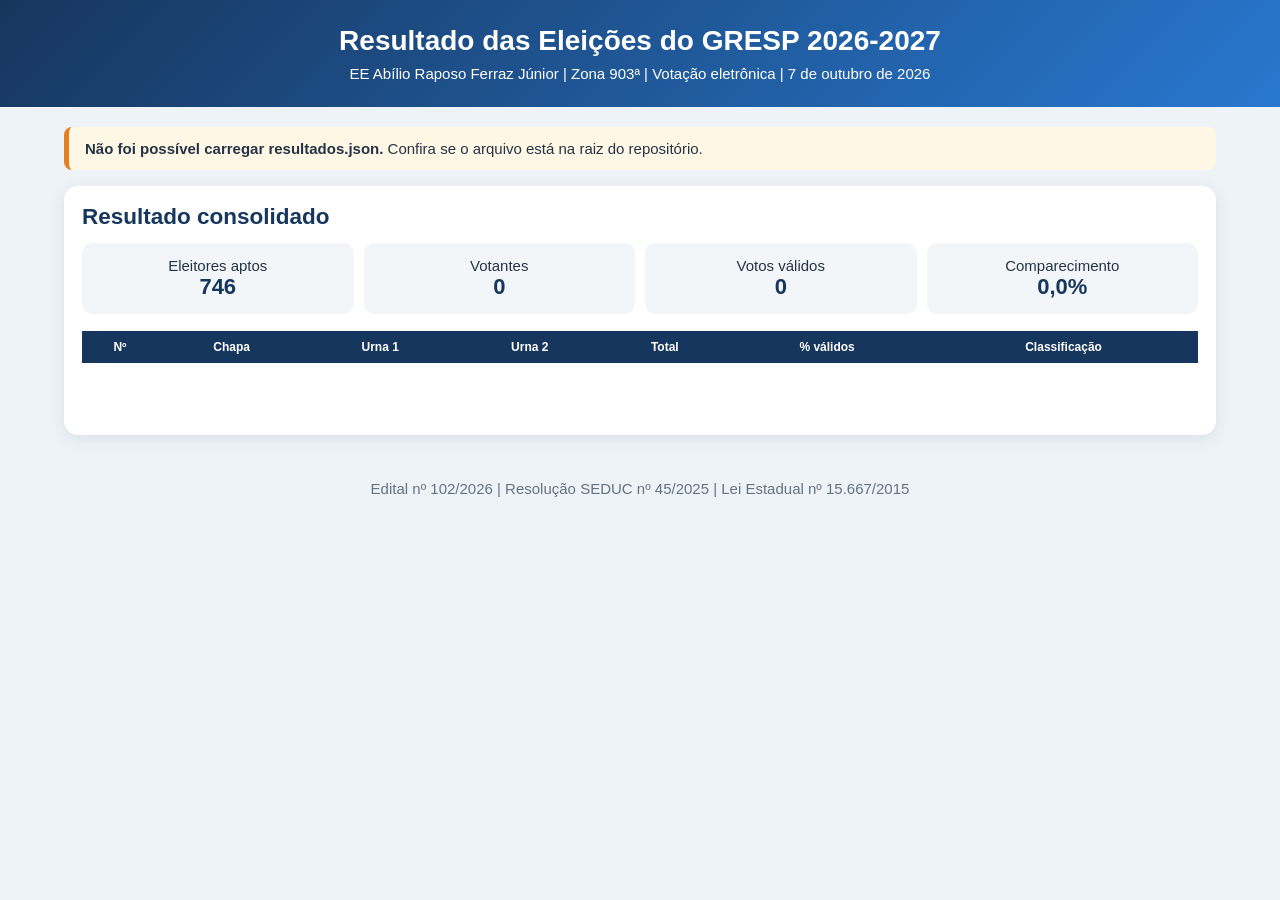
<file: index.html>
<!doctype html>
<html lang="pt-BR"><head><meta charset="utf-8"><meta name="viewport" content="width=device-width,initial-scale=1"><title>Resultado GRESP 2026</title><style>
:root{--azul:#17365d;--azul2:#2878d0;--verde:#18835a;--roxo:#7048a8;--laranja:#e67e22;--claro:#f3f6f8;--linha:#cbd5df;--vermelho:#b42318;--texto:#243444}
*{box-sizing:border-box}body{margin:0;background:#eef3f7;color:var(--texto);font:15px Arial,sans-serif}header{background:linear-gradient(135deg,var(--azul),var(--azul2));color:#fff;padding:25px 18px;text-align:center}header h1{margin:0;font-size:28px}header p{margin:8px 0 0}.wrap{max-width:1180px;margin:20px auto;padding:0 14px}.card{background:#fff;border-radius:14px;box-shadow:0 4px 16px #17365d18;padding:18px;margin-bottom:16px}.grid{display:grid;grid-template-columns:1fr 1fr;gap:16px}.card h2{margin:0 0 13px;color:var(--azul)}table{width:100%;border-collapse:collapse}th{background:var(--azul);color:#fff;padding:9px 6px;font-size:12px}td{border-bottom:1px solid #e5ebf0;padding:8px 6px}.num{text-align:center;font-weight:700}.total{font-weight:700;background:var(--claro)}.resumo-grid{display:grid;grid-template-columns:repeat(4,1fr);gap:10px}.kpi{background:var(--claro);padding:14px;border-radius:10px;text-align:center}.kpi b{display:block;font-size:22px;color:var(--azul)}.status{padding:12px;border-radius:8px;font-weight:700;text-align:center}.ok{background:#e8f6ef;color:#126641}.erro{background:#fdecec;color:var(--vermelho)}.aviso{background:#fff7e6;border-left:5px solid var(--laranja);padding:13px 16px;border-radius:8px;margin-bottom:16px}.champ{background:#e8f6ef!important;color:#126641;font-weight:700}footer{text-align:center;color:#637382;padding:25px}button{border:0;border-radius:8px;padding:11px 16px;font-weight:700;cursor:pointer}.primary{background:var(--azul);color:#fff}.secondary{background:#fff;color:var(--azul);border:1px solid var(--azul)}.danger{background:#fff0f0;color:var(--vermelho);border:1px solid #efc2c2}input,textarea{width:100%;border:1px solid var(--linha);border-radius:7px;padding:9px;font-size:15px}input[type=number]{text-align:center;color:#004dc1;font-weight:700}.acoes{display:flex;gap:10px;flex-wrap:wrap;margin:16px 0}.muted{color:#637382;font-size:13px}@media(max-width:800px){.grid{grid-template-columns:1fr}.resumo-grid{grid-template-columns:1fr 1fr}}@media print{body{background:#fff}.acoes,.aviso{display:none}.card{box-shadow:none;border:1px solid #aaa}.wrap{max-width:none}.grid{gap:8px}}
</style></head>
<body><header><h1>Resultado das Eleições do GRESP 2026-2027</h1><p>EE Abílio Raposo Ferraz Júnior | Zona 903ª | Votação eletrônica | 7 de outubro de 2026</p></header>
<main class="wrap"><div id="aviso" class="aviso">Carregando resultado oficial...</div><div class="grid" id="urnas"></div>
<section class="card"><h2>Resultado consolidado</h2><div class="resumo-grid"><div class="kpi">Eleitores aptos<b id="aptos">746</b></div><div class="kpi">Votantes<b id="votantes">0</b></div><div class="kpi">Votos válidos<b id="validos">0</b></div><div class="kpi">Comparecimento<b id="comparecimento">0,0%</b></div></div><br><table><thead><tr><th>Nº</th><th>Chapa</th><th>Urna 1</th><th>Urna 2</th><th>Total</th><th>% válidos</th><th>Classificação</th></tr></thead><tbody id="ranking"></tbody></table><br><div id="resultado" class="status"></div><p id="atualizacao" class="muted"></p></section></main>
<footer>Edital nº 102/2026 | Resolução SEDUC nº 45/2025 | Lei Estadual nº 15.667/2015</footer>
<script>
const chapas=[{"numero": "10", "nome": "FIFA STREET"}, {"numero": "17", "nome": "CONSCIENTIZAÇÃO DA ESCOLA"}, {"numero": "55", "nome": "ESPORTES FC"}, {"numero": "67", "nome": "CHAPA DA TODDY"}, {"numero": "77", "nome": "VOZES DO ABÍLIO"}, {"numero": "90", "nome": "JOVENS GREMISTAS"}, {"numero": "95", "nome": "RELÂMPAGO ABÍLIO"}, {"numero": "97", "nome": "UNIDOS PELO FUTURO"}, {"numero": "99", "nome": "ABÍLIO TRANSFORMA"}];
const n=v=>Number(v)||0; const pct=(a,b)=>b?((a/b)*100).toFixed(1).replace('.',',')+'%':'0,0%';
function urnaCard(id,titulo,u){let validos=Object.values(u.votos).reduce((a,b)=>a+n(b),0),total=validos+n(u.brancos)+n(u.nulos);return `<section class="card"><h2>${titulo}</h2><table><thead><tr><th>Nº</th><th>Chapa</th><th>Votos</th></tr></thead><tbody>${chapas.map(c=>`<tr><td class="num">${c.numero}</td><td>${c.nome}</td><td class="num">${n(u.votos[c.numero])}</td></tr>`).join('')}<tr class="total"><td colspan="2">Votos válidos</td><td class="num">${validos}</td></tr><tr><td colspan="2">Brancos</td><td class="num">${n(u.brancos)}</td></tr><tr><td colspan="2">Nulos</td><td class="num">${n(u.nulos)}</td></tr><tr class="total"><td colspan="2">Total registrado</td><td class="num">${total}</td></tr><tr class="total"><td colspan="2">Comparecimento</td><td class="num">${n(u.comparecimento)}</td></tr></tbody></table></section>`}
fetch('resultados.json?ts='+Date.now()).then(r=>{if(!r.ok)throw Error();return r.json()}).then(d=>{document.getElementById('urnas').innerHTML=urnaCard(1,'Urna 1 - 1ª Seção',d.urna1)+urnaCard(2,'Urna 2 - 2ª Seção',d.urna2);let totals={};chapas.forEach(c=>totals[c.numero]={nome:c.nome,u1:n(d.urna1.votos[c.numero]),u2:n(d.urna2.votos[c.numero])});let arr=Object.entries(totals).map(([numero,x])=>({numero,...x,total:x.u1+x.u2})).sort((a,b)=>b.total-a.total||a.numero.localeCompare(b.numero));let validos=arr.reduce((a,x)=>a+x.total,0),votantes=n(d.urna1.comparecimento)+n(d.urna2.comparecimento);document.getElementById('votantes').textContent=votantes;document.getElementById('validos').textContent=validos;document.getElementById('comparecimento').textContent=pct(votantes,746);document.getElementById('ranking').innerHTML=arr.map((x,i)=>`<tr class="${i===0&&d.publicado?'champ':''}"><td class="num">${x.numero}</td><td>${x.nome}</td><td class="num">${x.u1}</td><td class="num">${x.u2}</td><td class="num">${x.total}</td><td class="num">${pct(x.total,validos)}</td><td class="num">${i+1}º</td></tr>`).join('');let av=document.getElementById('aviso'),rf=document.getElementById('resultado');if(!d.publicado){av.innerHTML='<b>Resultado ainda não publicado.</b> Aguarde a divulgação oficial da Comissão Eleitoral.';rf.className='status';rf.textContent='Aguardando publicação oficial.'}else{av.style.display='none';if(arr[0].total===arr[1].total){rf.className='status erro';rf.textContent='Empate na primeira colocação. Aguardar deliberação oficial.'}else{rf.className='status ok';rf.textContent=`Chapa mais votada: ${arr[0].numero} - ${arr[0].nome}, com ${arr[0].total} votos (${pct(arr[0].total,validos)} dos válidos).`}}document.getElementById('atualizacao').textContent=(d.atualizadoEm?'Última atualização: '+d.atualizadoEm+'. ':'')+(d.observacao||'')}).catch(()=>{document.getElementById('aviso').innerHTML='<b>Não foi possível carregar resultados.json.</b> Confira se o arquivo está na raiz do repositório.'});
</script></body></html>
</file>
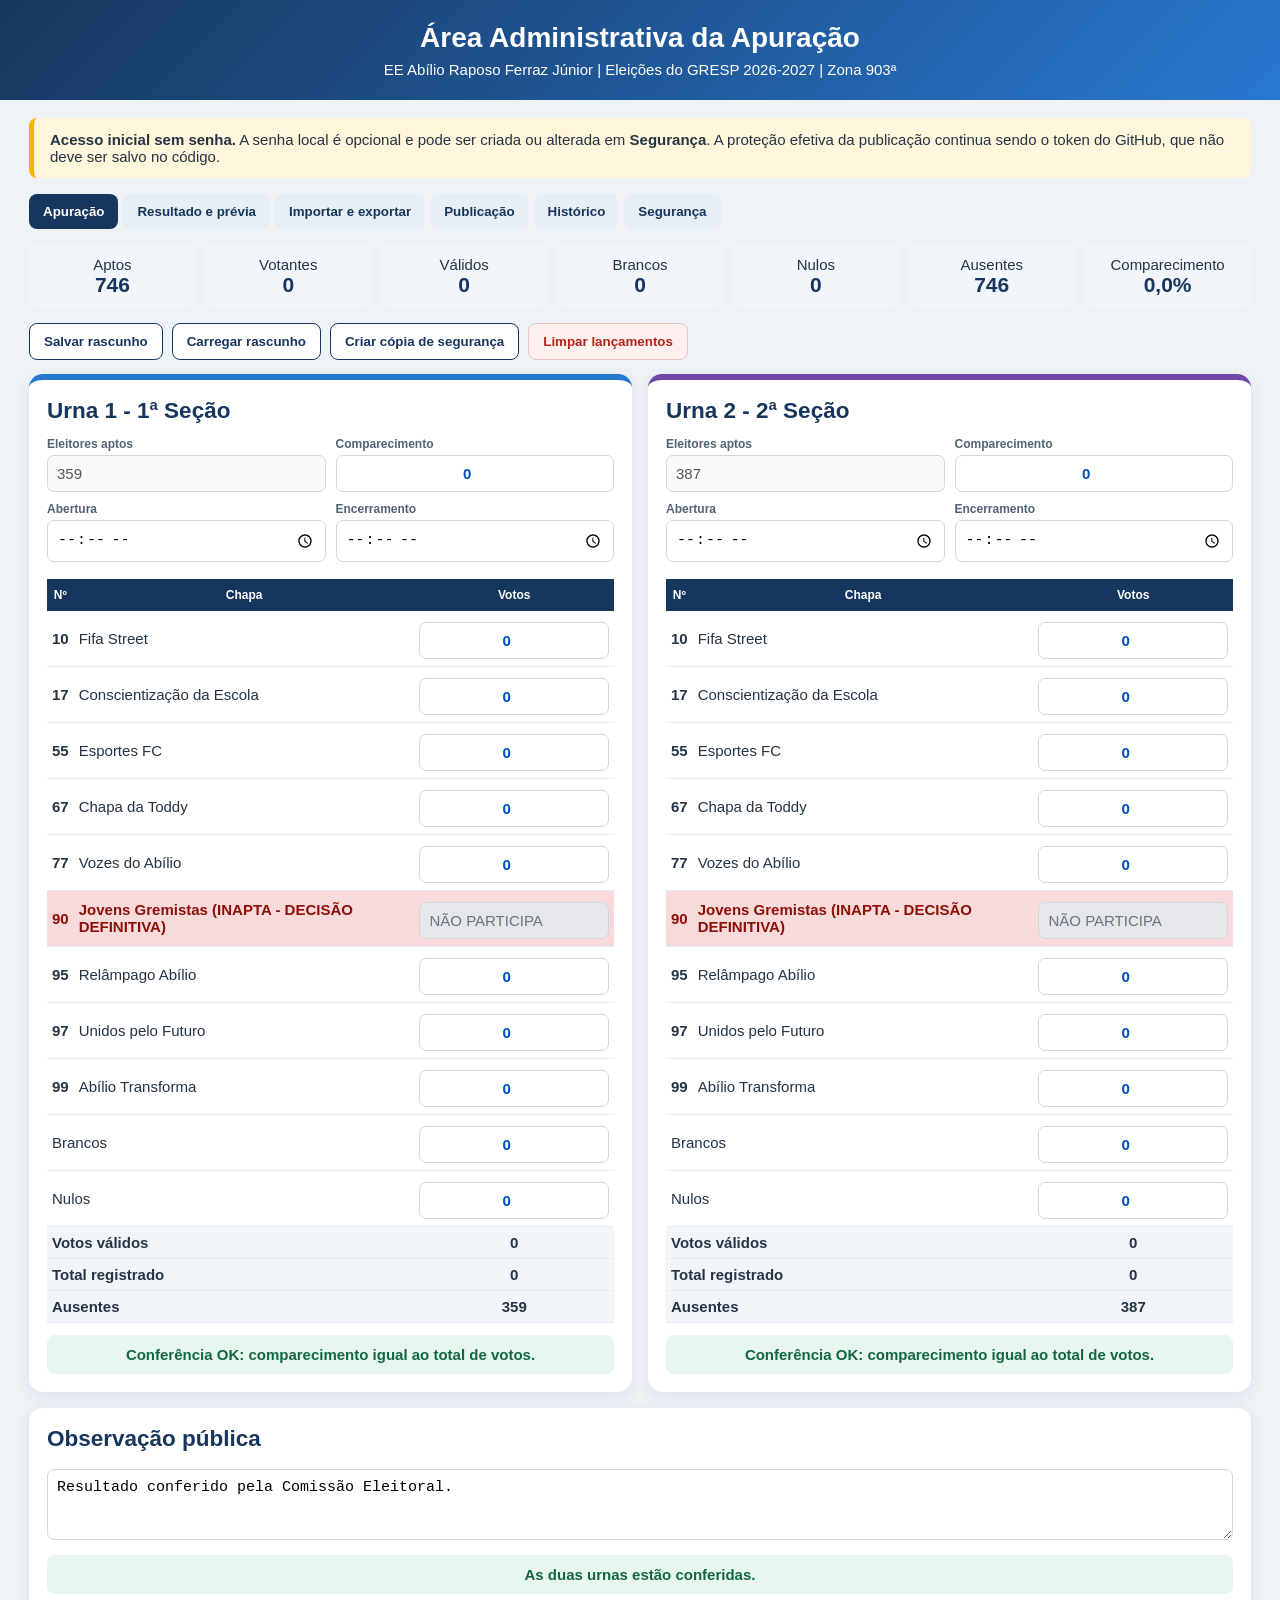
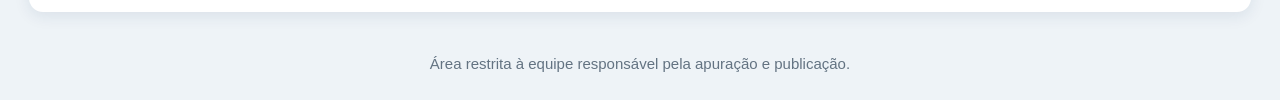
<file: admin.html>
<!doctype html>
<html lang="pt-BR">
<head>
<meta charset="utf-8">
<meta name="viewport" content="width=device-width,initial-scale=1">
<meta name="theme-color" content="#17365d">
<title>Administração da Apuração - GRESP 2026</title>
<style>
:root{--azul:#17365d;--azul2:#2878d0;--verde:#178357;--roxo:#7048a8;--amarelo:#f5b400;--vermelho:#b42318;--claro:#f2f6fa;--linha:#ccd7e2;--texto:#243444}*{box-sizing:border-box}body{margin:0;background:#eef3f7;color:var(--texto);font:15px Arial,sans-serif}header{background:linear-gradient(135deg,var(--azul),var(--azul2));color:#fff;padding:22px 16px;text-align:center}header h1{margin:0;font-size:28px}header p{margin:7px 0 0}.wrap{max-width:1250px;margin:18px auto;padding:0 14px}.card{background:#fff;border-radius:14px;box-shadow:0 4px 16px #17365d18;padding:18px;margin-bottom:16px}.grid{display:grid;grid-template-columns:1fr 1fr;gap:16px}.info{display:grid;grid-template-columns:repeat(7,1fr);gap:9px}.kpi{background:var(--claro);padding:12px 8px;border-radius:10px;text-align:center}.kpi b{display:block;font-size:21px;color:var(--azul)}h2{margin:0 0 13px;color:var(--azul)}.meta,.login-grid{display:grid;grid-template-columns:1fr 1fr;gap:10px}label{display:block;font-weight:700;font-size:12px;color:#526273}input,textarea,select{width:100%;border:1px solid var(--linha);border-radius:7px;padding:9px;margin-top:4px;font-size:15px}input[type=number]{text-align:center;color:#004dc1;font-weight:700}input[type=checkbox]{width:auto;margin-right:6px}table{width:100%;border-collapse:collapse}th{background:var(--azul);color:#fff;padding:9px 6px;font-size:12px}td{border-bottom:1px solid #e5ebf0;padding:7px 5px}.num{text-align:center;font-weight:700}.total{font-weight:700;background:var(--claro)}.inapta{background:#f9dada;color:#8c1008;font-weight:700}.bloqueado{background:#e5e7eb!important;color:#6b7280!important}.status{padding:11px;border-radius:8px;margin-top:12px;font-weight:700;text-align:center}.ok{background:#e7f6ee;color:#126641}.erro{background:#fdecec;color:var(--vermelho)}.aviso{background:#fff6dc;border-left:5px solid var(--amarelo);padding:13px 16px;border-radius:8px;margin-bottom:16px}.acoes{display:flex;gap:9px;flex-wrap:wrap;margin:14px 0}button,.btn{border:0;border-radius:8px;padding:10px 14px;font-weight:700;cursor:pointer;text-decoration:none}.primary{background:var(--azul);color:#fff}.success{background:var(--verde);color:#fff}.secondary{background:#fff;color:var(--azul);border:1px solid var(--azul)}.warning{background:var(--amarelo);color:#172b4d}.danger{background:#fff0f0;color:var(--vermelho);border:1px solid #efc2c2}.muted{font-size:13px;color:#657483}.tabs{display:flex;gap:5px;flex-wrap:wrap;margin-bottom:15px}.tab{background:#e7eef6;color:var(--azul)}.tab.active{background:var(--azul);color:#fff}.tab-panel{display:none}.tab-panel.active{display:block}.audit{max-height:260px;overflow:auto;font:13px monospace;background:#f7f9fb;padding:12px;border-radius:8px}.modal{display:none;position:fixed;inset:0;background:#0008;z-index:20;align-items:center;justify-content:center;padding:15px}.modal.show{display:flex}.modal-box{background:#fff;border-radius:14px;padding:20px;width:min(520px,100%);max-height:90vh;overflow:auto}footer{text-align:center;color:#637382;padding:25px}@media(max-width:950px){.info{grid-template-columns:repeat(4,1fr)}}@media(max-width:800px){.grid,.meta,.login-grid{grid-template-columns:1fr}.info{grid-template-columns:1fr 1fr}header h1{font-size:23px}}@media print{body{background:#fff}.acoes,.tabs,#tab-config,#tab-seguranca,.aviso{display:none!important}.card{box-shadow:none;border:1px solid #aaa}.wrap{max-width:none}}
</style>
</head>
<body>
<header><h1>Área Administrativa da Apuração</h1><p>EE Abílio Raposo Ferraz Júnior | Eleições do GRESP 2026-2027 | Zona 903ª</p></header>
<main class="wrap">
<div class="aviso"><b>Acesso inicial sem senha.</b> A senha local é opcional e pode ser criada ou alterada em <b>Segurança</b>. A proteção efetiva da publicação continua sendo o token do GitHub, que não deve ser salvo no código.</div>
<div class="tabs"><button class="tab active" data-tab="apuracao">Apuração</button><button class="tab" data-tab="resultado">Resultado e prévia</button><button class="tab" data-tab="arquivos">Importar e exportar</button><button class="tab" data-tab="publicacao">Publicação</button><button class="tab" data-tab="historico">Histórico</button><button class="tab" data-tab="seguranca">Segurança</button></div>

<section id="tab-apuracao" class="tab-panel active">
<div class="info"><div class="kpi">Aptos<b>746</b></div><div class="kpi">Votantes<b id="kVotantes">0</b></div><div class="kpi">Válidos<b id="kValidos">0</b></div><div class="kpi">Brancos<b id="kBrancos">0</b></div><div class="kpi">Nulos<b id="kNulos">0</b></div><div class="kpi">Ausentes<b id="kAusentes">746</b></div><div class="kpi">Comparecimento<b id="kPct">0,0%</b></div></div>
<div class="acoes"><button class="secondary" onclick="salvarRascunho()">Salvar rascunho</button><button class="secondary" onclick="carregarRascunho()">Carregar rascunho</button><button class="secondary" onclick="criarSnapshot()">Criar cópia de segurança</button><button class="danger" onclick="limparCampos()">Limpar lançamentos</button></div>
<div class="grid" id="urnas"></div>
<section class="card"><h2>Observação pública</h2><textarea id="observacao" rows="3">Resultado conferido pela Comissão Eleitoral.</textarea><div id="conferenciaGeral" class="status"></div></section>
</section>

<section id="tab-resultado" class="tab-panel"><section class="card"><h2>Prévia da classificação</h2><div class="acoes"><button class="secondary" onclick="atualizarPrevia()">Atualizar prévia</button><button class="secondary" onclick="window.print()">Imprimir / Salvar PDF</button></div><table><thead><tr><th>Class.</th><th>Nº</th><th>Chapa</th><th>Urna 1</th><th>Urna 2</th><th>Total</th><th>% válidos</th></tr></thead><tbody id="ranking"></tbody></table><div id="vencedora" class="status"></div></section></section>

<section id="tab-arquivos" class="tab-panel"><section class="card"><h2>Importação, exportação e backup</h2><div class="acoes"><button class="secondary" onclick="baixarJSON()">Baixar resultados.json</button><button class="secondary" onclick="baixarBackupCompleto()">Baixar backup completo</button><button class="secondary" onclick="document.getElementById('importFile').click()">Importar JSON</button><input id="importFile" type="file" accept=".json,application/json" style="display:none" onchange="importarJSON(event)"></div><p class="muted">A importação preenche os campos, mas não publica automaticamente. Confira os valores antes de publicar.</p></section></section>

<section id="tab-publicacao" class="tab-panel"><section class="card"><h2>Conexão com o GitHub</h2><div class="login-grid"><label>Usuário<input id="owner" value="joelciojunior-maker"></label><label>Repositório<input id="repo" value="gresp-2026"></label><label>Branch<input id="branch" value="main"></label><label>Token Fine-grained<input id="token" type="password" autocomplete="off" placeholder="github_pat_..."></label></div><div class="acoes"><button class="primary" onclick="conectar()">Conectar e carregar</button><button class="success" onclick="publicar(true)">Publicar resultado</button><button class="warning" onclick="publicar(false)">Retirar publicação</button><a class="btn secondary" href="./" target="_blank">Abrir página pública</a><button class="danger" onclick="desconectar()">Limpar token</button></div><div id="conexao" class="status">Ainda não conectado.</div></section><section class="card"><h2>Controle da publicação</h2><label style="font-size:15px"><input id="publicado" type="checkbox"> Resultado autorizado para visualização pública</label><p class="muted">O botão “Publicar resultado” marca esta opção automaticamente. “Retirar publicação” mantém os dados, mas volta a mostrar ao público que o resultado ainda não foi publicado.</p></section></section>

<section id="tab-historico" class="tab-panel"><section class="card"><h2>Histórico e auditoria local</h2><div class="acoes"><button class="secondary" onclick="exportarAuditoria()">Exportar histórico</button><button class="danger" onclick="limparAuditoria()">Limpar histórico local</button></div><div id="audit" class="audit"></div></section><section class="card"><h2>Cópias de segurança no navegador</h2><div id="snapshots"></div></section></section>

<section id="tab-seguranca" class="tab-panel"><section class="card"><h2>Senha local opcional</h2><p>O painel começa <b>sem senha</b>. A senha local serve apenas para impedir abertura casual neste navegador. Como o site está no GitHub Pages, a senha local não substitui autenticação de servidor e pode ser contornada por alguém com conhecimento técnico. O token do GitHub continua sendo a proteção real contra publicação.</p><div class="acoes"><button class="primary" onclick="abrirSenha()">Criar ou trocar senha</button><button class="danger" onclick="removerSenha()">Remover senha</button><button class="secondary" onclick="bloquearAgora()">Bloquear agora</button></div><div id="senhaStatus" class="status"></div></section><section class="card"><h2>Preferências</h2><label>Bloqueio automático<select id="autoLock" onchange="salvarPreferencias()"><option value="0">Desativado</option><option value="5">Após 5 minutos</option><option value="15">Após 15 minutos</option><option value="30">Após 30 minutos</option></select></label><p class="muted">O token nunca é gravado permanentemente. Se escolhido, o token permanece somente na aba atual.</p></section></section>
</main>
<footer>Área restrita à equipe responsável pela apuração e publicação.</footer>

<div id="senhaModal" class="modal"><div class="modal-box"><h2>Criar ou trocar senha local</h2><label>Senha atual, se já existir<input id="senhaAtual" type="password"></label><br><label>Nova senha<input id="senhaNova" type="password"></label><br><label>Confirmar nova senha<input id="senhaConfirma" type="password"></label><div class="acoes"><button class="primary" onclick="salvarSenha()">Salvar senha</button><button class="secondary" onclick="fecharSenha()">Cancelar</button></div></div></div>
<div id="lockModal" class="modal"><div class="modal-box"><h2>Painel bloqueado</h2><label>Senha local<input id="senhaLogin" type="password" onkeydown="if(event.key==='Enter')desbloquear()"></label><div class="acoes"><button class="primary" onclick="desbloquear()">Desbloquear</button></div><div id="loginErro" class="status"></div></div></div>
<script>
const chapas=[{numero:'10',nome:'Fifa Street',apta:true},{numero:'17',nome:'Conscientização da Escola',apta:true},{numero:'55',nome:'Esportes FC',apta:true},{numero:'67',nome:'Chapa da Toddy',apta:true},{numero:'77',nome:'Vozes do Abílio',apta:true},{numero:'90',nome:'Jovens Gremistas',apta:false,situacao:'INAPTA - DECISÃO DEFINITIVA'},{numero:'95',nome:'Relâmpago Abílio',apta:true},{numero:'97',nome:'Unidos pelo Futuro',apta:true},{numero:'99',nome:'Abílio Transforma',apta:true}];
const aptas=chapas.filter(c=>c.apta),config=[{id:1,nome:'Urna 1 - 1ª Seção',aptos:359,cor:'#2878d0'},{id:2,nome:'Urna 2 - 2ª Seção',aptos:387,cor:'#7048a8'}];let sha='',conectado=false,lockTimer=null;const n=v=>Number(v)||0,pct=(a,b)=>b?((a/b)*100).toFixed(1).replace('.',',')+'%':'0,0%';
function montar(){urnas.innerHTML=config.map(u=>`<section class="card" style="border-top:6px solid ${u.cor}"><h2>${u.nome}</h2><div class="meta"><label>Eleitores aptos<input value="${u.aptos}" disabled></label><label>Comparecimento<input id="comparecimento${u.id}" type="number" min="0" max="${u.aptos}" value="0" oninput="calcular()"></label><label>Abertura<input id="abertura${u.id}" type="time"></label><label>Encerramento<input id="encerramento${u.id}" type="time"></label></div><br><table><thead><tr><th>Nº</th><th>Chapa</th><th>Votos</th></tr></thead><tbody>${chapas.map(c=>c.apta?`<tr><td class="num">${c.numero}</td><td>${c.nome}</td><td><input id="u${u.id}c${c.numero}" type="number" min="0" value="0" oninput="calcular()"></td></tr>`:`<tr class="inapta"><td class="num">${c.numero}</td><td>${c.nome} (${c.situacao})</td><td><input class="bloqueado" value="NÃO PARTICIPA" disabled></td></tr>`).join('')}<tr><td colspan="2">Brancos</td><td><input id="brancos${u.id}" type="number" min="0" value="0" oninput="calcular()"></td></tr><tr><td colspan="2">Nulos</td><td><input id="nulos${u.id}" type="number" min="0" value="0" oninput="calcular()"></td></tr><tr class="total"><td colspan="2">Votos válidos</td><td id="validos${u.id}" class="num">0</td></tr><tr class="total"><td colspan="2">Total registrado</td><td id="total${u.id}" class="num">0</td></tr><tr class="total"><td colspan="2">Ausentes</td><td id="ausentes${u.id}" class="num">${u.aptos}</td></tr></tbody></table><div id="status${u.id}" class="status"></div></section>`).join('');calcular()}
function dados(){let d={publicado:publicado.checked,atualizadoEm:new Date().toLocaleString('pt-BR'),observacao:observacao.value,urna1:{aptos:359,comparecimento:n(comparecimento1.value),brancos:n(brancos1.value),nulos:n(nulos1.value),abertura:abertura1.value,encerramento:encerramento1.value,votos:{}},urna2:{aptos:387,comparecimento:n(comparecimento2.value),brancos:n(brancos2.value),nulos:n(nulos2.value),abertura:abertura2.value,encerramento:encerramento2.value,votos:{}}};aptas.forEach(c=>{d.urna1.votos[c.numero]=n(document.getElementById('u1c'+c.numero).value);d.urna2.votos[c.numero]=n(document.getElementById('u2c'+c.numero).value)});return d}
function preencher(d){publicado.checked=!!d.publicado;observacao.value=d.observacao||'';[1,2].forEach(i=>{let u=d['urna'+i]||{};document.getElementById('comparecimento'+i).value=u.comparecimento||0;document.getElementById('brancos'+i).value=u.brancos||0;document.getElementById('nulos'+i).value=u.nulos||0;document.getElementById('abertura'+i).value=u.abertura||'';document.getElementById('encerramento'+i).value=u.encerramento||'';aptas.forEach(c=>document.getElementById('u'+i+'c'+c.numero).value=u.votos?.[c.numero]||0)});calcular()}
function calcular(){let d=dados(),ok=true,vg=0,bt=0,nt=0,vt=0;[d.urna1,d.urna2].forEach((u,i)=>{let va=Object.values(u.votos).reduce((a,b)=>a+b,0),t=va+u.brancos+u.nulos,s=document.getElementById('status'+(i+1));vg+=va;bt+=u.brancos;nt+=u.nulos;vt+=u.comparecimento;document.getElementById('validos'+(i+1)).textContent=va;document.getElementById('total'+(i+1)).textContent=t;document.getElementById('ausentes'+(i+1)).textContent=Math.max(0,u.aptos-u.comparecimento);if(t===u.comparecimento){s.className='status ok';s.textContent='Conferência OK: comparecimento igual ao total de votos.'}else{ok=false;s.className='status erro';s.textContent='Divergência: comparecimento '+u.comparecimento+', votos '+t+', diferença '+(u.comparecimento-t)+'.'}});kVotantes.textContent=vt;kValidos.textContent=vg;kBrancos.textContent=bt;kNulos.textContent=nt;kAusentes.textContent=Math.max(0,746-vt);kPct.textContent=pct(vt,746);conferenciaGeral.className='status '+(ok?'ok':'erro');conferenciaGeral.textContent=ok?'As duas urnas estão conferidas.':'Corrija as divergências antes de publicar.';atualizarPrevia();return ok}
function atualizarPrevia(){let d=dados(),arr=aptas.map(c=>({...c,u1:n(d.urna1.votos[c.numero]),u2:n(d.urna2.votos[c.numero])})).map(x=>({...x,total:x.u1+x.u2})).sort((a,b)=>b.total-a.total||a.numero.localeCompare(b.numero)),vv=arr.reduce((a,x)=>a+x.total,0);ranking.innerHTML=arr.map((x,i)=>`<tr><td class="num">${i+1}º</td><td class="num">${x.numero}</td><td>${x.nome}</td><td class="num">${x.u1}</td><td class="num">${x.u2}</td><td class="num">${x.total}</td><td class="num">${pct(x.total,vv)}</td></tr>`).join('');if(!vv){vencedora.className='status';vencedora.textContent='Aguardando lançamento.'}else if(arr[0].total===arr[1].total){vencedora.className='status erro';vencedora.textContent='Empate na primeira colocação.'}else{vencedora.className='status ok';vencedora.textContent=`Chapa mais votada: ${arr[0].numero} - ${arr[0].nome}, com ${arr[0].total} votos.`}}
function registrar(acao){let h=JSON.parse(localStorage.getItem('gresp_auditoria')||'[]');h.unshift({data:new Date().toLocaleString('pt-BR'),acao});h=h.slice(0,200);localStorage.setItem('gresp_auditoria',JSON.stringify(h));mostrarAuditoria()}
function mostrarAuditoria(){let h=JSON.parse(localStorage.getItem('gresp_auditoria')||'[]');audit.innerHTML=h.length?h.map(x=>`[${x.data}] ${x.acao}`).join('<br>'):'Nenhum registro local.';mostrarSnapshots()}
function salvarRascunho(){localStorage.setItem('gresp_apuracao_admin',JSON.stringify(dados()));registrar('Rascunho salvo no navegador.');alert('Rascunho salvo.')}function carregarRascunho(){let d=JSON.parse(localStorage.getItem('gresp_apuracao_admin')||'null');if(d){preencher(d);registrar('Rascunho carregado.')}else alert('Nenhum rascunho encontrado.')}
function criarSnapshot(){let s=JSON.parse(localStorage.getItem('gresp_snapshots')||'[]');s.unshift({id:Date.now(),data:new Date().toLocaleString('pt-BR'),dados:dados()});s=s.slice(0,10);localStorage.setItem('gresp_snapshots',JSON.stringify(s));registrar('Cópia de segurança criada.');mostrarSnapshots()}
function mostrarSnapshots(){let s=JSON.parse(localStorage.getItem('gresp_snapshots')||'[]');snapshots.innerHTML=s.length?s.map(x=>`<p><b>${x.data}</b> <button class="secondary" onclick="restaurarSnapshot(${x.id})">Restaurar</button> <button class="danger" onclick="excluirSnapshot(${x.id})">Excluir</button></p>`).join(''):'Nenhuma cópia de segurança.'}function restaurarSnapshot(id){let x=JSON.parse(localStorage.getItem('gresp_snapshots')||'[]').find(x=>x.id===id);if(x&&confirm('Restaurar esta cópia?')){preencher(x.dados);registrar('Cópia de segurança restaurada.')}}function excluirSnapshot(id){let s=JSON.parse(localStorage.getItem('gresp_snapshots')||'[]').filter(x=>x.id!==id);localStorage.setItem('gresp_snapshots',JSON.stringify(s));mostrarSnapshots()}
function download(nome,conteudo,tipo='application/json'){let a=document.createElement('a');a.href=URL.createObjectURL(new Blob([conteudo],{type:tipo}));a.download=nome;a.click();URL.revokeObjectURL(a.href)}function baixarJSON(){download('resultados.json',JSON.stringify(dados(),null,2));registrar('resultados.json exportado.')}function baixarBackupCompleto(){download('backup_apuracao_gresp_'+Date.now()+'.json',JSON.stringify({versao:1,dados:dados(),auditoria:JSON.parse(localStorage.getItem('gresp_auditoria')||'[]')},null,2));registrar('Backup completo exportado.')}function importarJSON(e){let f=e.target.files[0];if(!f)return;let r=new FileReader();r.onload=()=>{try{let x=JSON.parse(r.result),d=x.dados||x;preencher(d);registrar('Arquivo JSON importado.');alert('Arquivo importado. Confira antes de publicar.')}catch{alert('JSON inválido.')}};r.readAsText(f);e.target.value=''}
function cred(){return{owner:owner.value.trim(),repo:repo.value.trim(),branch:branch.value.trim(),token:token.value.trim()}}function headers(){return{Accept:'application/vnd.github+json',Authorization:'Bearer '+cred().token,'X-GitHub-Api-Version':'2022-11-28','Content-Type':'application/json'}}async function conectar(){if(!token.value.trim())return alert('Informe o token.');conexao.textContent='Conectando...';try{let c=cred(),r=await fetch(`https://api.github.com/repos/${c.owner}/${c.repo}/contents/resultados.json?ref=${encodeURIComponent(c.branch)}`,{headers:headers()});if(!r.ok)throw Error('HTTP '+r.status);let x=await r.json();sha=x.sha;preencher(JSON.parse(decodeURIComponent(escape(atob(x.content.replace(/\n/g,''))))));sessionStorage.setItem('gresp_token',c.token);conectado=true;conexao.className='status ok';conexao.textContent='Conectado. Resultado atual carregado.';registrar('Conexão com o GitHub realizada e dados carregados.')}catch(e){conexao.className='status erro';conexao.textContent='Falha: '+e.message;registrar('Falha de conexão com o GitHub: '+e.message)}}
async function publicar(estado){if(!conectado)return alert('Conecte primeiro.');if(estado&&!calcular()&&!confirm('Existem divergências. Publicar mesmo assim?'))return;publicado.checked=estado;let c=cred(),txt=unescape(encodeURIComponent(JSON.stringify(dados(),null,2))),body={message:estado?'Publica resultado GRESP 2026':'Retira publicação do resultado GRESP 2026',content:btoa(txt),sha,branch:c.branch};conexao.textContent=estado?'Publicando...':'Retirando publicação...';try{let r=await fetch(`https://api.github.com/repos/${c.owner}/${c.repo}/contents/resultados.json`,{method:'PUT',headers:headers(),body:JSON.stringify(body)});if(!r.ok)throw Error('HTTP '+r.status+' '+await r.text());let x=await r.json();sha=x.content.sha;conexao.className='status ok';conexao.textContent=estado?'Resultado publicado.':'Publicação retirada; os dados foram preservados.';registrar(estado?'Resultado publicado no GitHub.':'Publicação retirada no GitHub.')}catch(e){conexao.className='status erro';conexao.textContent='Falha: '+e.message;registrar('Falha na publicação: '+e.message)}}function desconectar(){sessionStorage.removeItem('gresp_token');token.value='';conectado=false;conexao.className='status';conexao.textContent='Token removido desta aba.';registrar('Token removido da aba.')}
function limparCampos(){if(confirm('Limpar todos os lançamentos mantendo a configuração?')){let d=dados();[d.urna1,d.urna2].forEach(u=>{u.comparecimento=u.brancos=u.nulos=0;u.abertura=u.encerramento='';Object.keys(u.votos).forEach(k=>u.votos[k]=0)});d.publicado=false;preencher(d);registrar('Campos de lançamento limpos.')}}function exportarAuditoria(){download('historico_admin_gresp.txt',(JSON.parse(localStorage.getItem('gresp_auditoria')||'[]')).map(x=>`[${x.data}] ${x.acao}`).join('\n'),'text/plain')}function limparAuditoria(){if(confirm('Limpar o histórico local?')){localStorage.removeItem('gresp_auditoria');mostrarAuditoria()}}
async function hash(s){let b=await crypto.subtle.digest('SHA-256',new TextEncoder().encode(s));return [...new Uint8Array(b)].map(x=>x.toString(16).padStart(2,'0')).join('')}function abrirSenha(){senhaAtual.value=senhaNova.value=senhaConfirma.value='';senhaModal.classList.add('show')}function fecharSenha(){senhaModal.classList.remove('show')}async function salvarSenha(){let atual=localStorage.getItem('gresp_senha_hash');if(atual&&await hash(senhaAtual.value)!==atual)return alert('Senha atual incorreta.');if(senhaNova.value.length<4)return alert('Use pelo menos 4 caracteres.');if(senhaNova.value!==senhaConfirma.value)return alert('A confirmação não confere.');localStorage.setItem('gresp_senha_hash',await hash(senhaNova.value));fecharSenha();atualizarSenhaStatus();registrar('Senha local criada ou alterada.')}function removerSenha(){if(confirm('Remover a senha local?')){localStorage.removeItem('gresp_senha_hash');atualizarSenhaStatus();registrar('Senha local removida.')}}function bloquearAgora(){if(localStorage.getItem('gresp_senha_hash')){lockModal.classList.add('show');senhaLogin.focus()}else alert('Nenhuma senha local foi criada.')}async function desbloquear(){if(await hash(senhaLogin.value)===localStorage.getItem('gresp_senha_hash')){lockModal.classList.remove('show');senhaLogin.value='';loginErro.textContent='';resetAutoLock()}else{loginErro.className='status erro';loginErro.textContent='Senha incorreta.'}}function atualizarSenhaStatus(){senhaStatus.className='status '+(localStorage.getItem('gresp_senha_hash')?'ok':'');senhaStatus.textContent=localStorage.getItem('gresp_senha_hash')?'Senha local configurada.':'Acesso sem senha local.'}function salvarPreferencias(){localStorage.setItem('gresp_autolock',autoLock.value);resetAutoLock()}function resetAutoLock(){clearTimeout(lockTimer);let m=Number(localStorage.getItem('gresp_autolock')||0);if(m&&localStorage.getItem('gresp_senha_hash'))lockTimer=setTimeout(bloquearAgora,m*60000)}
document.querySelectorAll('.tab').forEach(b=>b.onclick=()=>{document.querySelectorAll('.tab').forEach(x=>x.classList.remove('active'));document.querySelectorAll('.tab-panel').forEach(x=>x.classList.remove('active'));b.classList.add('active');document.getElementById('tab-'+b.dataset.tab).classList.add('active')});['click','keydown','touchstart'].forEach(e=>document.addEventListener(e,resetAutoLock));
montar();token.value=sessionStorage.getItem('gresp_token')||'';autoLock.value=localStorage.getItem('gresp_autolock')||'0';atualizarSenhaStatus();mostrarAuditoria();resetAutoLock();if(localStorage.getItem('gresp_senha_hash'))bloquearAgora();
</script></body></html>
</file>
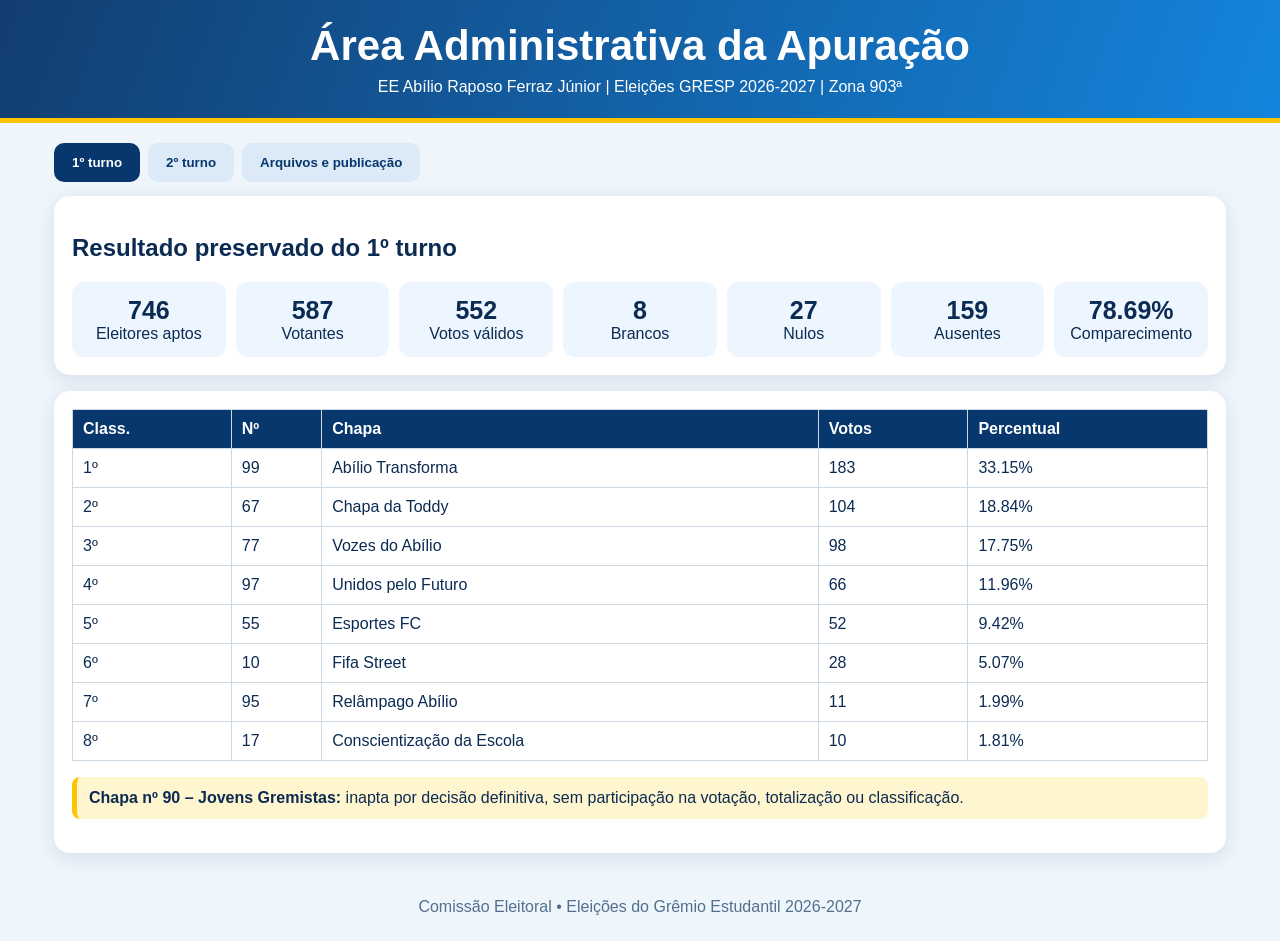
<file: admin_apuracao.html>
<!doctype html><html lang="pt-BR"><head><meta charset="utf-8"><meta name="viewport" content="width=device-width,initial-scale=1"><title>Administração da Apuração GRESP</title><link rel="stylesheet" href="estilo.css"></head><body><header><h1>Área Administrativa da Apuração</h1><p>EE Abílio Raposo Ferraz Júnior | Eleições GRESP 2026-2027 | Zona 903ª</p></header><main class="wrap"><div class="tabs"><button class="tab on" data-id="primeiro" onclick="trocar('primeiro')">1º turno</button><button class="tab" data-id="segundo" onclick="trocar('segundo')">2º turno</button><button class="tab" data-id="arquivos" onclick="trocar('arquivos')">Arquivos e publicação</button></div><section id="primeiro" class="painel on"><div class="card"><h2>Resultado preservado do 1º turno</h2><div id="stats1" class="stats"></div></div><div class="card"><table class="tabela"><thead><tr><th>Class.</th><th>Nº</th><th>Chapa</th><th>Votos</th><th>Percentual</th></tr></thead><tbody id="tab1body"></tbody></table><p class="aviso"><b>Chapa nº 90 – Jovens Gremistas:</b> inapta por decisão definitiva, sem participação na votação, totalização ou classificação.</p></div></section><section id="segundo" class="painel"><div class="card"><h2>Apuração do 2º turno</h2><p class="aviso">O segundo turno é independente. Alterações nesta aba não apagam nem modificam o resultado do primeiro turno.</p><label><b>Data da votação:</b> <input id="data2" type="date"></label></div><div id="urnas2" class="grid"></div><div class="card"><h2>Totalização do 2º turno</h2><div id="stats2" class="stats"></div><p id="resultado2" class="resultado"></p><div class="acoes"><button class="btn verde" onclick="gravar2()">Salvar 2º turno</button><button class="btn amarelo" onclick="exportar()">Baixar resultados.json</button><button class="btn cinza" onclick="limpar2()">Limpar somente o 2º turno</button></div></div></section><section id="arquivos" class="painel"><div class="card"><h2>Importação e publicação</h2><p>Use o botão abaixo para carregar um <code>resultados.json</code> já preenchido.</p><input type="file" accept="application/json,.json" onchange="importar(this)"><hr><p><b>Publicação recomendada:</b> envie todos os arquivos deste pacote para a raiz do repositório GitHub Pages. Não grave token dentro dos arquivos.</p><p class="aviso">Erro HTTP 403 significa que o token ou a conta não possui permissão de gravação no repositório. Em token fine-grained, autorize o repositório correto e conceda <b>Contents: Read and write</b>.</p><div class="acoes"><button class="btn amarelo" onclick="exportar()">Baixar JSON atualizado</button><a class="btn" href="resultado_publico.html" target="_blank">Abrir página pública</a></div></div></section></main><footer class="rodape">Comissão Eleitoral • Eleições do Grêmio Estudantil 2026-2027</footer><script src="aplicacao.js"></script></body></html>
</file>
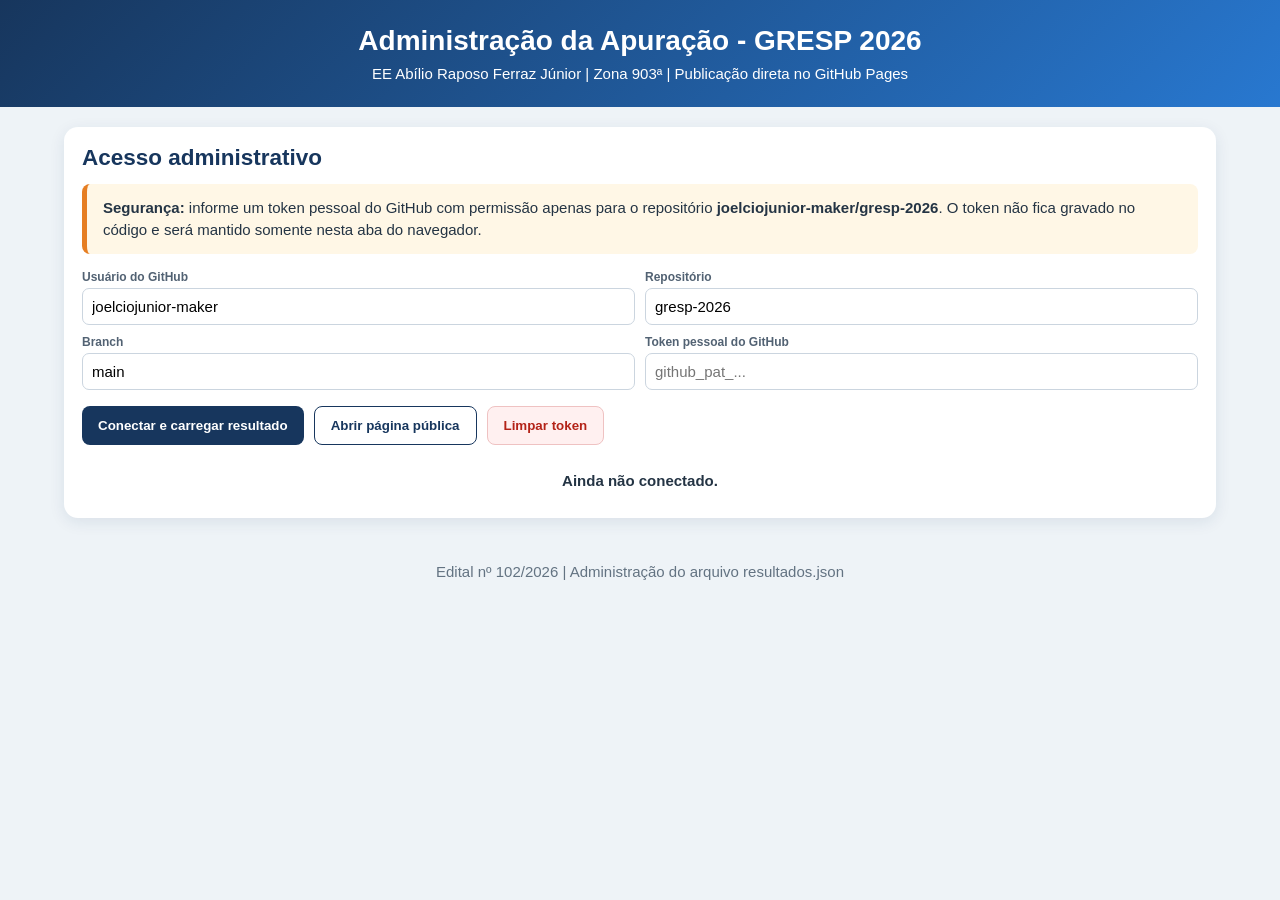
<file: ADMIN_APURACAO_GRESP_GITHUB.html>
<!doctype html>
<html lang="pt-BR">
<head>
<meta charset="utf-8">
<meta name="viewport" content="width=device-width, initial-scale=1">
<title>Administração da Apuração - GRESP 2026</title>
<style>
:root{--azul:#17365d;--azul2:#2878d0;--verde:#18835a;--roxo:#7048a8;--laranja:#e67e22;--claro:#f3f6f8;--linha:#cbd5df;--vermelho:#b42318;--texto:#243444}
*{box-sizing:border-box}body{margin:0;background:#eef3f7;color:var(--texto);font:15px Arial,sans-serif}header{background:linear-gradient(135deg,var(--azul),var(--azul2));color:#fff;padding:25px 18px;text-align:center}header h1{margin:0;font-size:28px}header p{margin:8px 0 0}.wrap{max-width:1180px;margin:20px auto;padding:0 14px}.card{background:#fff;border-radius:14px;box-shadow:0 4px 16px #17365d18;padding:18px;margin-bottom:16px}.grid{display:grid;grid-template-columns:1fr 1fr;gap:16px}.card h2{margin:0 0 13px;color:var(--azul)}.meta{display:grid;grid-template-columns:1fr 1fr;gap:10px;margin-bottom:14px}label{display:block;font-weight:700;font-size:12px;color:#526273}input,textarea{width:100%;border:1px solid var(--linha);border-radius:7px;padding:9px;margin-top:4px;font-size:15px}input[type=number]{text-align:center;color:#004dc1;font-weight:700}input[type=checkbox]{width:auto;margin-right:7px}table{width:100%;border-collapse:collapse}th{background:var(--azul);color:#fff;padding:9px 6px;font-size:12px}td{border-bottom:1px solid #e5ebf0;padding:7px 5px}.num{text-align:center;font-weight:700;width:54px}.voto{width:92px}.total{font-weight:700;background:var(--claro)}.status{padding:11px;border-radius:8px;margin-top:12px;font-weight:700;text-align:center}.ok{background:#e8f6ef;color:#126641}.erro{background:#fdecec;color:var(--vermelho)}.aviso{background:#fff7e6;border-left:5px solid var(--laranja);padding:13px 16px;border-radius:8px;margin-bottom:16px;line-height:1.45}.acoes{display:flex;gap:10px;flex-wrap:wrap;margin:16px 0}button{border:0;border-radius:8px;padding:11px 16px;font-weight:700;cursor:pointer}.primary{background:var(--azul);color:#fff}.success{background:var(--verde);color:#fff}.secondary{background:#fff;color:var(--azul);border:1px solid var(--azul)}.danger{background:#fff0f0;color:var(--vermelho);border:1px solid #efc2c2}.muted{color:#637382;font-size:13px}.login-grid{display:grid;grid-template-columns:1fr 1fr;gap:10px}.pill{display:inline-block;background:var(--claro);padding:6px 9px;border-radius:20px;font-size:12px;color:var(--azul);font-weight:700}footer{text-align:center;color:#637382;padding:25px}@media(max-width:800px){.grid,.meta,.login-grid{grid-template-columns:1fr}}
</style>
</head>
<body>
<header><h1>Administração da Apuração - GRESP 2026</h1><p>EE Abílio Raposo Ferraz Júnior | Zona 903ª | Publicação direta no GitHub Pages</p></header>
<main class="wrap">
<section class="card">
<h2>Acesso administrativo</h2>
<div class="aviso"><b>Segurança:</b> informe um token pessoal do GitHub com permissão apenas para o repositório <b>joelciojunior-maker/gresp-2026</b>. O token não fica gravado no código e será mantido somente nesta aba do navegador.</div>
<div class="login-grid"><label>Usuário do GitHub<input id="owner" value="joelciojunior-maker"></label><label>Repositório<input id="repo" value="gresp-2026"></label><label>Branch<input id="branch" value="main"></label><label>Token pessoal do GitHub<input id="token" type="password" autocomplete="off" placeholder="github_pat_..."></label></div>
<div class="acoes"><button class="primary" onclick="conectar()">Conectar e carregar resultado</button><button class="secondary" onclick="abrirPublico()">Abrir página pública</button><button class="danger" onclick="desconectar()">Limpar token</button></div>
<div id="conexao" class="status">Ainda não conectado.</div>
</section>
<section id="painel" style="display:none">
<div class="aviso"><b>Fluxo:</b> preencha os dados das duas urnas, confira se os totais estão corretos, marque a autorização de publicação e clique em <b>Publicar no site</b>. O arquivo <code>resultados.json</code> será atualizado automaticamente no GitHub.</div>
<div class="acoes"><button class="secondary" onclick="salvarRascunho()">Salvar rascunho local</button><button class="secondary" onclick="baixarJSON()">Baixar cópia JSON</button><button class="success" onclick="publicarGitHub()">Publicar no site</button></div>
<label style="font-size:15px"><input id="publicado" type="checkbox"> Resultado autorizado para visualização pública</label><br><br>
<div class="grid" id="urnas"></div>
<section class="card"><h2>Observação pública</h2><textarea id="observacao" rows="3">Resultado conferido pela Comissão Eleitoral.</textarea><div id="conferenciaGeral" class="status"></div></section>
</section>
</main>
<footer>Edital nº 102/2026 | Administração do arquivo resultados.json</footer>
<script>
const chapas=[['10','FIFA STREET'],['17','CONSCIENTIZAÇÃO DA ESCOLA'],['55','ESPORTES FC'],['67','CHAPA DA TODDY'],['77','VOZES DO ABÍLIO'],['90','JOVENS GREMISTAS'],['95','RELÂMPAGO ABÍLIO'],['97','UNIDOS PELO FUTURO'],['99','ABÍLIO TRANSFORMA']];
const urnas=[{id:1,nome:'Urna 1 - 1ª Seção',aptos:359,cor:'#2878d0'},{id:2,nome:'Urna 2 - 2ª Seção',aptos:387,cor:'#7048a8'}];
let arquivoSha=''; let conectado=false; const n=v=>Number(v)||0;
function montar(){document.getElementById('urnas').innerHTML=urnas.map(u=>`<section class="card" style="border-top:6px solid ${u.cor}"><h2>${u.nome}</h2><div class="meta"><label>Eleitores aptos<input value="${u.aptos}" disabled></label><label>Comparecimento<input id="comparecimento${u.id}" type="number" min="0" max="${u.aptos}" value="0" oninput="calcular()"></label><label>Horário de abertura<input id="abertura${u.id}" type="time"></label><label>Horário de encerramento<input id="encerramento${u.id}" type="time"></label></div><table><thead><tr><th>Nº</th><th>Chapa</th><th>Votos</th></tr></thead><tbody>${chapas.map(c=>`<tr><td class="num">${c[0]}</td><td>${c[1]}</td><td class="voto"><input id="u${u.id}c${c[0]}" type="number" min="0" value="0" oninput="calcular()"></td></tr>`).join('')}<tr><td colspan="2">Votos em branco</td><td><input id="brancos${u.id}" type="number" min="0" value="0" oninput="calcular()"></td></tr><tr><td colspan="2">Votos nulos</td><td><input id="nulos${u.id}" type="number" min="0" value="0" oninput="calcular()"></td></tr><tr class="total"><td colspan="2">Votos válidos</td><td id="validos${u.id}" class="num">0</td></tr><tr class="total"><td colspan="2">Total registrado</td><td id="total${u.id}" class="num">0</td></tr><tr class="total"><td colspan="2">Ausentes</td><td id="ausentes${u.id}" class="num">${u.aptos}</td></tr></tbody></table><div id="status${u.id}" class="status"></div></section>`).join('');calcular()}
function dados(){let d={publicado:document.getElementById('publicado').checked,atualizadoEm:new Date().toLocaleString('pt-BR'),observacao:document.getElementById('observacao').value,urna1:{aptos:359,comparecimento:n(document.getElementById('comparecimento1').value),brancos:n(document.getElementById('brancos1').value),nulos:n(document.getElementById('nulos1').value),abertura:document.getElementById('abertura1').value,encerramento:document.getElementById('encerramento1').value,votos:{}},urna2:{aptos:387,comparecimento:n(document.getElementById('comparecimento2').value),brancos:n(document.getElementById('brancos2').value),nulos:n(document.getElementById('nulos2').value),abertura:document.getElementById('abertura2').value,encerramento:document.getElementById('encerramento2').value,votos:{}}};chapas.forEach(c=>{d.urna1.votos[c[0]]=n(document.getElementById('u1c'+c[0]).value);d.urna2.votos[c[0]]=n(document.getElementById('u2c'+c[0]).value)});return d}
function preencher(d){document.getElementById('publicado').checked=!!d.publicado;document.getElementById('observacao').value=d.observacao||'';[1,2].forEach(i=>{let u=d['urna'+i];document.getElementById('comparecimento'+i).value=u.comparecimento||0;document.getElementById('brancos'+i).value=u.brancos||0;document.getElementById('nulos'+i).value=u.nulos||0;document.getElementById('abertura'+i).value=u.abertura||'';document.getElementById('encerramento'+i).value=u.encerramento||'';chapas.forEach(c=>document.getElementById('u'+i+'c'+c[0]).value=(u.votos&&u.votos[c[0]])||0)});calcular()}
function calcular(){let d=dados(),ok=true;[d.urna1,d.urna2].forEach((u,i)=>{let validos=Object.values(u.votos).reduce((a,b)=>a+b,0),total=validos+u.brancos+u.nulos,st=document.getElementById('status'+(i+1));document.getElementById('validos'+(i+1)).textContent=validos;document.getElementById('total'+(i+1)).textContent=total;document.getElementById('ausentes'+(i+1)).textContent=Math.max(0,u.aptos-u.comparecimento);if(total===u.comparecimento){st.className='status ok';st.textContent='Conferência OK: comparecimento igual ao total de votos.'}else{ok=false;st.className='status erro';st.textContent='Divergência: comparecimento '+u.comparecimento+', votos '+total+', diferença '+(u.comparecimento-total)+'.'}});let g=document.getElementById('conferenciaGeral');g.className='status '+(ok?'ok':'erro');g.textContent=ok?'As duas urnas estão conferidas.':'Existem divergências que devem ser corrigidas.';return ok}
function credenciais(){return{owner:document.getElementById('owner').value.trim(),repo:document.getElementById('repo').value.trim(),branch:document.getElementById('branch').value.trim(),token:document.getElementById('token').value.trim()}}
function apiUrl(){let c=credenciais();return`https://api.github.com/repos/${c.owner}/${c.repo}/contents/resultados.json?ref=${encodeURIComponent(c.branch)}`}
function headers(){let c=credenciais();return{'Accept':'application/vnd.github+json','Authorization':'Bearer '+c.token,'X-GitHub-Api-Version':'2022-11-28','Content-Type':'application/json'}}
async function conectar(){let c=credenciais(),st=document.getElementById('conexao');if(!c.token){st.className='status erro';st.textContent='Informe o token pessoal do GitHub.';return}st.className='status';st.textContent='Conectando...';try{let r=await fetch(apiUrl(),{headers:headers()});if(!r.ok)throw new Error('HTTP '+r.status);let x=await r.json();arquivoSha=x.sha;let texto=decodeURIComponent(escape(atob(x.content.replace(/\n/g,''))));preencher(JSON.parse(texto));sessionStorage.setItem('gresp_token',c.token);conectado=true;document.getElementById('painel').style.display='block';st.className='status ok';st.textContent='Conectado. Resultado atual carregado do GitHub.'}catch(e){st.className='status erro';st.textContent='Não foi possível conectar. Confira token, repositório, branch e permissão Contents: Read and write. Erro: '+e.message}}
async function publicarGitHub(){if(!conectado){alert('Conecte ao GitHub primeiro.');return}if(!calcular()&&!confirm('Há divergências. Deseja publicar mesmo assim?'))return;if(!document.getElementById('publicado').checked&&!confirm('A opção de publicação pública está desmarcada. O público verá “resultado ainda não publicado”. Continuar?'))return;let c=credenciais(),conteudo=unescape(encodeURIComponent(JSON.stringify(dados(),null,2))),base64=btoa(conteudo),body={message:'Atualiza resultados da apuração GRESP 2026',content:base64,sha:arquivoSha,branch:c.branch};let st=document.getElementById('conexao');st.className='status';st.textContent='Publicando...';try{let r=await fetch(`https://api.github.com/repos/${c.owner}/${c.repo}/contents/resultados.json`,{method:'PUT',headers:headers(),body:JSON.stringify(body)});if(!r.ok){let t=await r.text();throw new Error('HTTP '+r.status+' '+t)}let x=await r.json();arquivoSha=x.content.sha;st.className='status ok';st.textContent='Publicado no GitHub. Aguarde de 1 a 3 minutos e atualize a página pública.';salvarRascunho()}catch(e){st.className='status erro';st.textContent='Falha ao publicar: '+e.message}}
function salvarRascunho(){localStorage.setItem('gresp_admin_rascunho',JSON.stringify(dados()));alert('Rascunho salvo neste navegador.')}function carregarRascunho(){let d=JSON.parse(localStorage.getItem('gresp_admin_rascunho')||'null');if(d)preencher(d)}function baixarJSON(){let blob=new Blob([JSON.stringify(dados(),null,2)],{type:'application/json'}),a=document.createElement('a');a.href=URL.createObjectURL(blob);a.download='resultados.json';a.click();URL.revokeObjectURL(a.href)}function desconectar(){sessionStorage.removeItem('gresp_token');document.getElementById('token').value='';conectado=false;document.getElementById('painel').style.display='none';document.getElementById('conexao').className='status';document.getElementById('conexao').textContent='Token removido desta aba.'}function abrirPublico(){window.open('https://joelciojunior-maker.github.io/gresp-2026/','_blank')}
montar();document.getElementById('token').value=sessionStorage.getItem('gresp_token')||'';carregarRascunho();
</script>
</body></html>
</file>
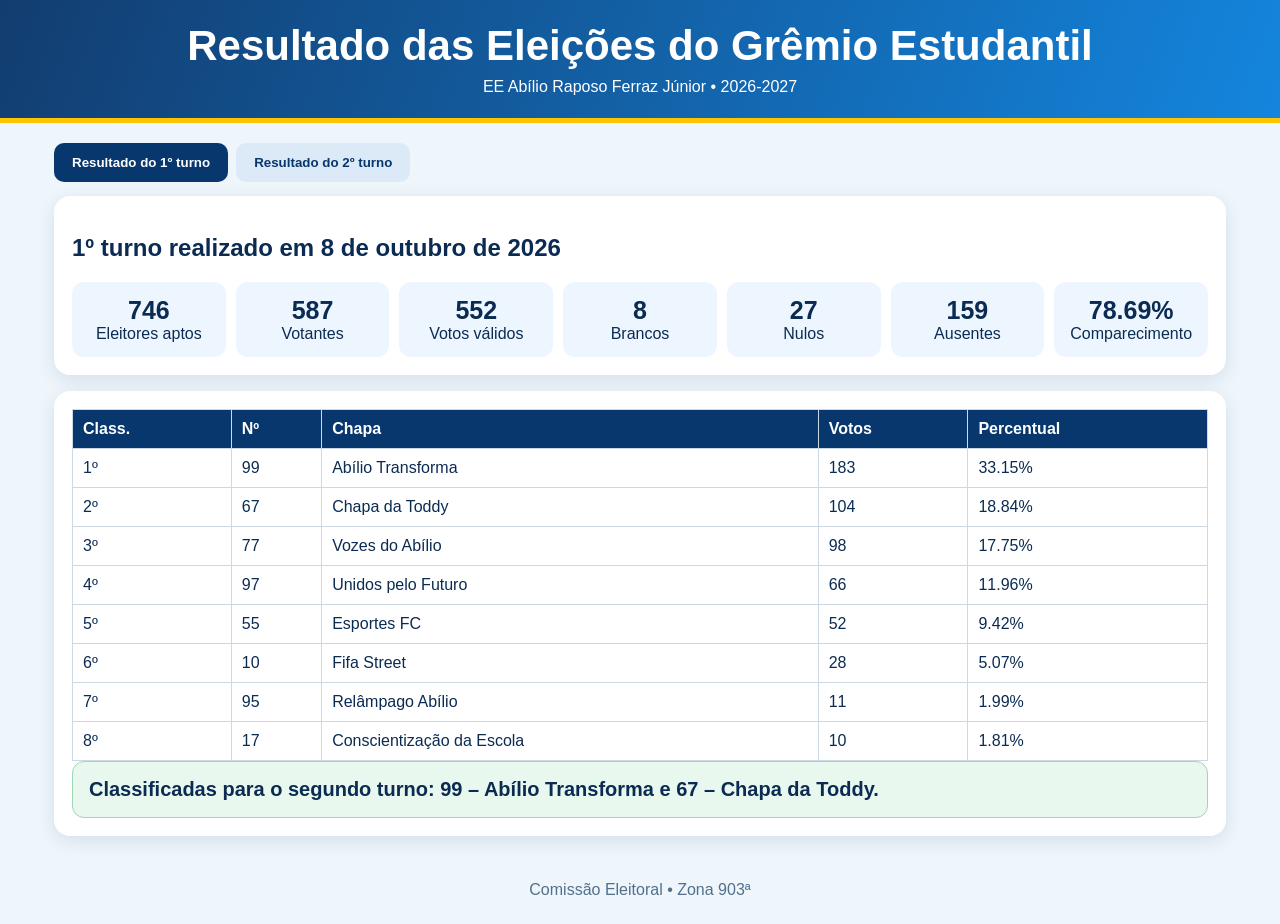
<file: resultado_publico.html>
<!doctype html><html lang="pt-BR"><head><meta charset="utf-8"><meta name="viewport" content="width=device-width,initial-scale=1"><title>Resultado GRESP 2026-2027</title><link rel="stylesheet" href="estilo.css"></head><body><header><h1>Resultado das Eleições do Grêmio Estudantil</h1><p>EE Abílio Raposo Ferraz Júnior • 2026-2027</p></header><main class="wrap"><div class="tabs"><button class="tab on" data-id="primeiro" onclick="trocar('primeiro')">Resultado do 1º turno</button><button class="tab" data-id="segundo" onclick="trocar('segundo')">Resultado do 2º turno</button></div><section id="primeiro" class="painel on"><div class="card"><h2>1º turno realizado em 8 de outubro de 2026</h2><div id="stats1" class="stats"></div></div><div class="card"><table class="tabela"><thead><tr><th>Class.</th><th>Nº</th><th>Chapa</th><th>Votos</th><th>Percentual</th></tr></thead><tbody id="tab1body"></tbody></table><div class="resultado">Classificadas para o segundo turno: 99 – Abílio Transforma e 67 – Chapa da Toddy.</div></div></section><section id="segundo" class="painel"><div class="card"><h2>Resultado do 2º turno</h2><div id="stats2" class="stats"></div><p id="resultado2" class="resultado"></p><p class="aviso">Os dados desta página são lidos do armazenamento deste navegador. Para publicar, substitua o arquivo <code>resultados.json</code> e hospede os arquivos juntos.</p></div><div id="urnas2" class="oculto"></div><input id="data2" class="oculto"></section></main><footer class="rodape">Comissão Eleitoral • Zona 903ª</footer><script src="aplicacao.js"></script></body></html>
</file>
<file: estilo.css>
:root{--azul:#07376d;--azul2:#0876d1;--amarelo:#ffc400;--verde:#168c55;--vermelho:#d83232;--fundo:#eef5fb}*{box-sizing:border-box}body{margin:0;font-family:Segoe UI,Arial,sans-serif;background:var(--fundo);color:#0b2b52}header{background:linear-gradient(110deg,#123d70,#1485dd);color:white;text-align:center;padding:22px 12px;border-bottom:5px solid var(--amarelo)}header h1{margin:0;font-size:clamp(25px,4vw,42px)}header p{margin:8px 0 0}.wrap{max-width:1200px;margin:20px auto;padding:0 14px}.tabs{display:flex;gap:8px;flex-wrap:wrap;margin-bottom:14px}.tab{border:0;padding:12px 18px;border-radius:10px;background:#dceaf7;color:#07376d;font-weight:800;cursor:pointer}.tab.on{background:#07376d;color:#fff}.painel{display:none}.painel.on{display:block}.card{background:#fff;border-radius:16px;padding:18px;margin-bottom:16px;box-shadow:0 5px 18px #0a37661b}.grid{display:grid;grid-template-columns:repeat(auto-fit,minmax(260px,1fr));gap:14px}.urna{border:1px solid #c9d9e9;border-radius:14px;overflow:hidden}.urna h3{margin:0;padding:14px;background:linear-gradient(90deg,#0753a7,#1a7bdd);color:white}.urna .body{padding:14px}.linha{display:grid;grid-template-columns:76px 1fr 110px;align-items:center;gap:8px;padding:8px 0;border-bottom:1px solid #e3ebf3}.linha input{width:100%;padding:9px;border:1px solid #aabed2;border-radius:7px;font-size:16px}.stats{display:grid;grid-template-columns:repeat(auto-fit,minmax(130px,1fr));gap:10px}.stat{padding:14px;background:#edf6ff;border-radius:12px;text-align:center}.stat b{font-size:25px;display:block}.acoes{display:flex;gap:10px;flex-wrap:wrap}.btn{border:0;border-radius:9px;padding:12px 16px;font-weight:800;color:white;cursor:pointer;background:#0753a7}.btn.verde{background:var(--verde)}.btn.amarelo{background:var(--amarelo);color:#142b4b}.btn.cinza{background:#5c6f82}.aviso{padding:12px;border-left:5px solid var(--amarelo);background:#fff5ce;border-radius:8px}.resultado{font-size:20px;font-weight:700;padding:16px;background:#e9f8ef;border:1px solid #9dd8b4;border-radius:12px}.tabela{width:100%;border-collapse:collapse}.tabela th,.tabela td{padding:10px;border:1px solid #ccd9e5;text-align:left}.tabela th{background:#07376d;color:#fff}.rodape{text-align:center;padding:25px;color:#52708d}.oculto{display:none}@media(max-width:600px){.linha{grid-template-columns:56px 1fr 82px}.card{padding:12px}}
</file>
